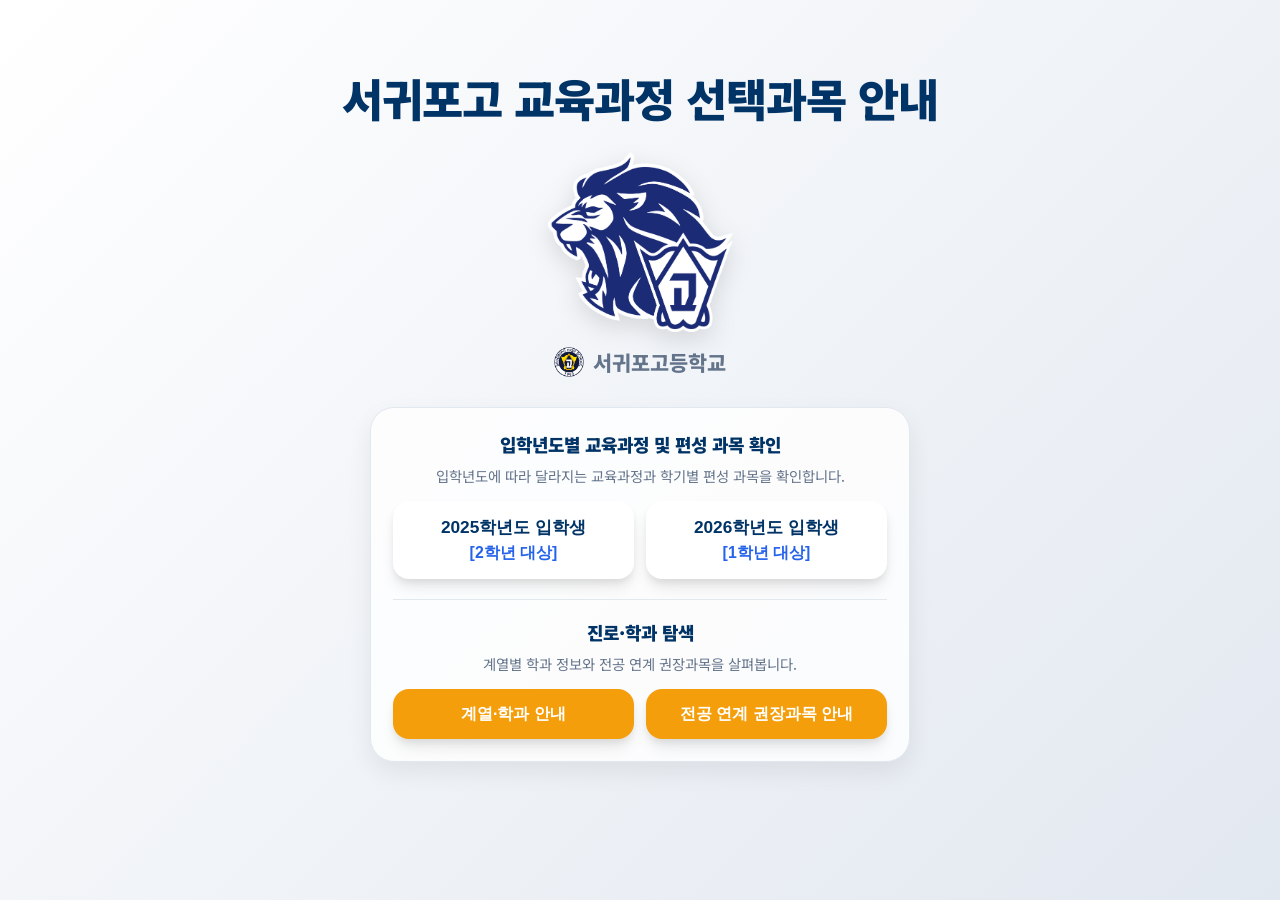
<file: index.html>
<!DOCTYPE html>
<html lang="ko">
<head>
    <meta charset="UTF-8">
    <meta name="viewport" content="width=device-width, initial-scale=1.0, maximum-scale=1.0, user-scalable=no">

    <title>서귀포고 교육과정 선택과목 안내</title>

    <link rel="preconnect" href="https://fonts.googleapis.com">
    <link rel="preconnect" href="https://fonts.gstatic.com" crossorigin>
    <link href="https://fonts.googleapis.com/css2?family=Noto+Sans+KR:wght@400;500;700;900&display=swap" rel="stylesheet">

    <link rel="stylesheet" href="style.css">
</head>

<body>

<div id="intro-screen">
    <div class="intro-header">
        <h1 class="intro-title-main">
    서귀포고<br class="mobile-break"> 교육과정 선택과목 안내
</h1>
    </div>

    <img src="블라이언.png" alt="서귀포고등학교 마스코트" class="intro-mascot-main">

    <div class="intro-school-line">
        <img src="서고_교표.png" alt="교표" class="intro-logo-small">
        <span>서귀포고등학교</span>
    </div>

    <div class="intro-action-panel">
        <div class="intro-menu-title">입학년도별 교육과정 및 편성 과목 확인</div>
        <div class="intro-menu-desc">
            입학년도에 따라 달라지는 교육과정과 학기별 편성 과목을 확인합니다.
        </div>

        <div class="year-btn-row">
            <button class="year-btn compact-btn" onclick="startApp(2025)">
    2025학년도 입학생<br>
    <span class="grade-label">[2학년 대상]</span>
</button>

<button class="year-btn compact-btn" onclick="startApp(2026)">
    2026학년도 입학생<br>
    <span class="grade-label">[1학년 대상]</span>
</button>

        </div>

        <div class="intro-divider"></div>

        <div class="intro-menu-title">진로·학과 탐색</div>
        <div class="intro-menu-desc">
            계열별 학과 정보와 전공 연계 권장과목을 살펴봅니다.
        </div>

        <div class="career-btn-row">
            <button class="year-btn career-btn compact-career-btn" onclick="location.href='계열안내.html'">
                계열·학과 안내
            </button>

            <button class="year-btn career-btn compact-career-btn" onclick="location.href='권장과목안내.html'">
                전공 연계 권장과목 안내
            </button>
        </div>
    </div>
</div>

<div id="main-container">
    <div id="view-accordion" class="view-section active">
        <div class="top-nav">
            <div>
                <h1 class="nav-title" id="nav-year-title">학기별 편제표</h1>
                <p class="nav-subtitle">과목명을 클릭하면 상세 설명을 볼 수 있습니다.</p>
            </div>

            <div class="nav-btns">
                <button class="btn-action home" onclick="goHome()">🏠 처음으로</button>
            </div>
        </div>

        <div id="accordion-container"></div>
    </div>

    <div id="view-detail" class="view-section"></div>
</div>

<script src="data.js"></script>
<script src="script.js"></script>

</body>
</html>
</file>
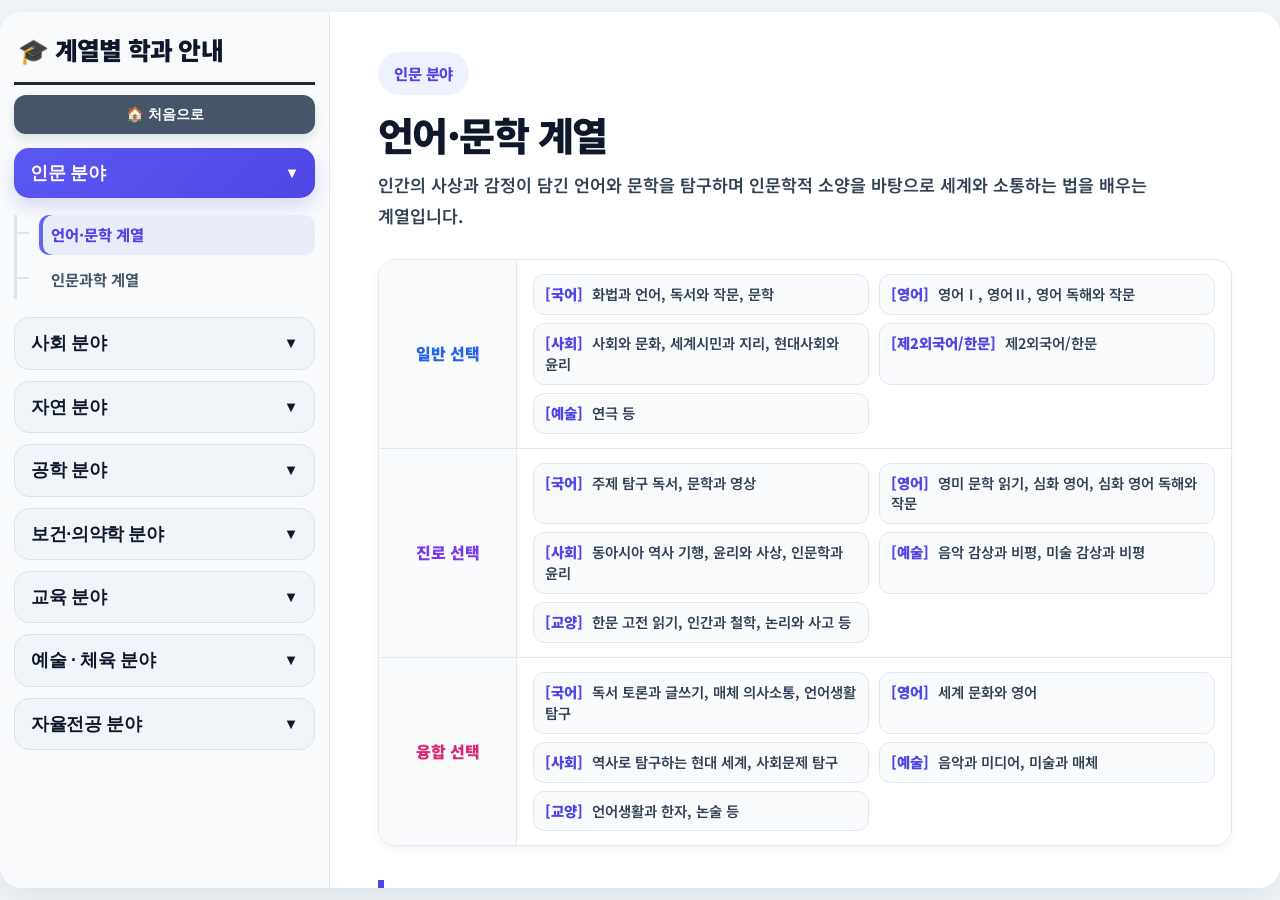
<file: 계열안내.html>
<!DOCTYPE html>
<html lang="ko">
<head>
    <meta charset="UTF-8">
    <meta name="viewport" content="width=device-width, initial-scale=1.0">
    <title>2022 개정 교육과정 계열별 학과 안내</title>

    <link rel="preconnect" href="https://fonts.googleapis.com">
    <link rel="preconnect" href="https://fonts.gstatic.com" crossorigin>
    <link href="https://fonts.googleapis.com/css2?family=Noto+Sans+KR:wght@400;500;700;900&display=swap" rel="stylesheet">

    <link rel="stylesheet" href="계열안내_style.css">
</head>
<body>

<div class="container">
    <aside class="sidebar">
        <div class="sidebar-top">
            <h3>🎓 계열별 학과 안내</h3>
            <button class="back-home-btn" onclick="location.href='index.html'">
                처음으로
            </button>
        </div>

        <div id="accordionMenu"></div>
    </aside>

    <main class="main-content" id="mainContent"></main>
</div>

<div id="majorModal" class="modal-overlay" onclick="if(event.target === this) closeMajorModal()">
    <div class="modal-content">
        <button class="modal-close" onclick="closeMajorModal()">✕</button>
        <div id="modalBody"></div>
    </div>
</div>

<script src="계열안내_categoryData.js"></script>
<script src="계열안내_majorData.js"></script>
<script src="계열안내_app.js"></script>
</body>
</html>
</file>
<file: style.css>
:root {
    --primary-color: #003366; 
    --secondary-color: #1e40af;
    --accent-color: #f59e0b;
    --text-color: #1e293b;
    --bg-color: #f1f5f9;
    --border-color: #cbd5e1;
}

* {
    box-sizing: border-box;
    margin: 0;
    padding: 0;
}

body { 
    font-family: 'Noto Sans KR', sans-serif; 
    background-color: var(--bg-color); 
    color: var(--text-color); 
    line-height: 1.6; 
    overflow-x: hidden;
}

/* =========================================
   인트로 화면
   ========================================= */

#intro-screen {
    position: fixed; 
    top: 0; 
    left: 0; 
    width: 100%; 
    height: 100vh;
    background: linear-gradient(135deg, #ffffff 0%, #e2e8f0 100%);
    z-index: 1000; 
    display: flex; 
    flex-direction: column; 
    align-items: center; 
    justify-content: flex-start;
    padding: 72px 20px 24px 20px;
    overflow-y: auto;
    transition: transform 0.6s cubic-bezier(0.65, 0, 0.35, 1);
}

.intro-header {
    text-align: center;
    margin-bottom: 28px;
}

.intro-title-main {
    font-size: 2.8rem;
    font-weight: 900;
    color: var(--primary-color);
    letter-spacing: -1px;
    line-height: 1.15;
    margin-bottom: 0;
    word-break: keep-all;
}

.mobile-break {
    display: none;
}

.intro-mascot-main {
    width: 185px;
    margin: 0 0 14px 0;
    filter: drop-shadow(0 8px 12px rgba(0,0,0,0.12));
}

.intro-school-line {
    display: inline-flex;
    align-items: center;
    justify-content: center;
    gap: 9px;
    color: #64748b;
    font-size: 1.3rem;
    font-weight: 800;
    margin-bottom: 28px;
}

.intro-logo-small {
    height: 30px;
}

.intro-action-panel {
    width: 100%;
    max-width: 540px;
    padding: 22px;
    background: rgba(255, 255, 255, 0.82);
    border: 1px solid #e2e8f0;
    border-radius: 24px;
    box-shadow: 0 10px 24px rgba(0,0,0,0.07);
}

.intro-menu-title {
    font-size: 1.12rem;
    font-weight: 900;
    color: var(--primary-color);
    text-align: center;
    margin-bottom: 5px;
    word-break: keep-all;
}

.intro-menu-desc {
    font-size: 0.9rem;
    color: #64748b;
    text-align: center;
    margin-bottom: 14px;
    word-break: keep-all;
}

/* 입학년도 버튼 2개 */
.year-btn-row {
    display: grid;
    grid-template-columns: 1fr 1fr;
    gap: 12px;
}

.year-btn {
    padding: 20px 40px;
    font-size: 1.4rem;
    font-weight: 700;
    border: none;
    border-radius: 20px;
    background: white;
    color: var(--primary-color);
    box-shadow: 0 4px 6px rgba(0,0,0,0.05), 0 10px 15px -3px rgba(0,0,0,0.1);
    cursor: pointer;
    transition: all 0.3s;
    display: flex;
    align-items: center;
    justify-content: center;
    gap: 10px;
    word-break: keep-all;
}

.year-btn:hover {
    transform: translateY(-5px);
    background: var(--primary-color);
    color: white;
}

.compact-btn {
    width: 100%;
    padding: 15px 12px;
    font-size: 1.08rem;
    border-radius: 16px;
}

.intro-divider {
    height: 1px;
    background: #e2e8f0;
    margin: 20px 0 18px 0;
}

/* 진로·학과 탐색 버튼 2개 */
.career-btn-row {
    display: grid;
    grid-template-columns: 1fr 1fr;
    gap: 12px;
}

.compact-career-btn {
    width: 100%;
    min-width: 0;
    padding: 15px 10px;
    font-size: 1rem;
    border-radius: 16px;
    line-height: 1.25;
    white-space: normal;
    word-break: keep-all;
}

.year-btn.career-btn {
    background: #f59e0b;
    color: white;
}

.year-btn.career-btn:hover {
    background: #d97706;
    color: white;
}

/* =========================================
   메인 레이아웃
   ========================================= */

#main-container { 
    max-width: 1400px; 
    margin: 30px auto; 
    min-height: 90vh; 
    display: none; 
    flex-direction: column; 
    opacity: 0; 
    transition: opacity 0.5s; 
}

.view-section { 
    display: none; 
    padding: 40px 30px; 
    animation: fadeIn 0.4s ease-out; 
    background: #fff; 
    border-radius: 20px; 
    box-shadow: 0 10px 30px rgba(0, 0, 0, 0.05); 
}

.view-section.active { 
    display: block; 
}

@keyframes fadeIn { 
    from {
        opacity: 0;
        transform: translateY(10px);
    } 
    to {
        opacity: 1;
        transform: translateY(0);
    } 
}

.top-nav { 
    display: flex; 
    justify-content: space-between; 
    align-items: flex-start; 
    padding-bottom: 20px; 
    border-bottom: 3px solid var(--primary-color); 
    margin-bottom: 30px; 
    gap: 20px;
}

.nav-title { 
    font-size: 2.8rem; 
    font-weight: 900; 
    color: var(--primary-color); 
    margin: 0; 
    letter-spacing: -1.5px; 
    line-height: 1.1; 
}

.nav-subtitle { 
    color: #64748b; 
    margin-top: 8px; 
    font-weight: 600; 
    font-size: 1.1rem; 
}

.nav-btns { 
    display: flex; 
    gap: 10px; 
    flex-wrap: wrap; 
    justify-content: flex-end; 
}

.btn-action { 
    padding: 14px 28px; 
    border-radius: 15px; 
    font-weight: 800; 
    cursor: pointer; 
    color: white; 
    border: none; 
    transition: all 0.2s; 
    font-size: 1.05rem; 
    display: flex; 
    align-items: center; 
    gap: 8px; 
    box-shadow: 0 4px 10px rgba(0,0,0,0.1); 
}

.btn-action.home { 
    background-color: #475569; 
}

.btn-action:hover { 
    transform: translateY(-3px); 
    filter: brightness(1.1); 
}

/* =========================================
   보기 전환 버튼
   ========================================= */

.view-mode-box {
    display: flex;
    gap: 12px;
    margin-bottom: 25px;
    padding: 16px;
    background: #f8fafc;
    border: 1px solid #e2e8f0;
    border-radius: 18px;
    flex-wrap: wrap;
}

.view-mode-btn {
    flex: 1;
    min-width: 180px;
    padding: 16px 20px;
    border: 2px solid #cbd5e1;
    border-radius: 14px;
    background: white;
    color: #334155;
    font-size: 1.05rem;
    font-weight: 900;
    cursor: pointer;
    transition: all 0.2s;
}

.view-mode-btn:hover {
    transform: translateY(-2px);
    border-color: var(--primary-color);
    color: var(--primary-color);
}

.view-mode-btn.active {
    background: var(--primary-color);
    color: white;
    border-color: var(--primary-color);
    box-shadow: 0 6px 14px rgba(0, 51, 102, 0.2);
}

/* =========================================
   학기 버튼
   ========================================= */

.semester-tabs {
    display: grid;
    grid-template-columns: repeat(6, 1fr);
    gap: 10px;
    margin-bottom: 25px;
}

.semester-tab {
    padding: 13px 10px;
    border: 1px solid #cbd5e1;
    border-radius: 14px;
    background: #ffffff;
    color: #334155;
    font-size: 0.95rem;
    font-weight: 800;
    cursor: pointer;
    transition: all 0.2s;
}

.semester-tab:hover {
    background: #eff6ff;
    color: #1d4ed8;
    border-color: #93c5fd;
}

.semester-tab.active {
    background: #1d4ed8;
    color: white;
    border-color: #1d4ed8;
    box-shadow: 0 5px 12px rgba(29, 78, 216, 0.25);
}

/* =========================================
   교과군 버튼
   ========================================= */

.subject-group-tabs {
    display: grid;
    grid-template-columns: repeat(10, 1fr);
    gap: 10px;
    margin-bottom: 25px;
}

.subject-group-tab {
    padding: 12px 8px;
    border: 1px solid #cbd5e1;
    border-radius: 14px;
    background: #ffffff;
    color: #334155;
    font-size: 0.9rem;
    font-weight: 800;
    cursor: pointer;
    transition: all 0.2s;
}

.subject-group-tab:hover {
    background: #fffbeb;
    color: #b45309;
    border-color: #fcd34d;
}

.subject-group-tab.active {
    background: #f59e0b;
    color: white;
    border-color: #f59e0b;
    box-shadow: 0 5px 12px rgba(245, 158, 11, 0.25);
}

/* =========================================
   선택된 보기 제목
   ========================================= */

.selected-view-title {
    margin: 20px 0 25px 0;
    padding: 22px 24px;
    background: linear-gradient(135deg, #f8fafc 0%, #eef2ff 100%);
    border-left: 7px solid var(--primary-color);
    border-radius: 18px;
}

.selected-view-title h2 {
    margin: 0;
    color: var(--primary-color);
    font-size: 1.65rem;
    font-weight: 900;
}

.selected-view-title p {
    margin-top: 8px;
    color: #64748b;
    font-size: 0.95rem;
    font-weight: 600;
}

/* =========================================
   편제표 및 표 스타일
   ========================================= */

.subject-group { 
    margin-bottom: 25px; 
    border-radius: 12px; 
    overflow: hidden; 
    border: 2px solid; 
    background: #fff; 
}

.group-mandatory { 
    border-color: #bfdbfe; 
}

.group-mandatory .group-title { 
    background-color: #eff6ff; 
    color: #1d4ed8; 
    padding: 15px 20px; 
    font-weight: 800; 
    border-bottom: 2px solid #bfdbfe; 
    font-size: 1.05rem; 
}

.group-elective { 
    border-color: #fde68a; 
}

.group-elective .group-title { 
    background-color: #fffbeb; 
    color: #b45309; 
    padding: 15px 20px; 
    font-weight: 800; 
    border-bottom: 2px solid #fde68a; 
    font-size: 1.05rem; 
}

.rule-desc-header { 
    padding: 14px 18px; 
    font-weight: 600; 
    color: #92400e; 
    background: #fffbeb; 
    border-bottom: 1px solid #fde68a; 
    font-size: 0.9rem; 
    line-height: 1.5;
}

.rule-block-vertical {
    margin-bottom: 18px;
}

.inner-table { 
    width: 100%; 
    border-collapse: collapse; 
    background: #fff; 
    table-layout: fixed; 
}

.inner-table th, 
.inner-table td { 
    border: 1px solid #e2e8f0; 
    padding: 10px 7px; 
    text-align: center; 
    font-size: 0.88rem; 
    word-break: keep-all; 
}

.inner-table th { 
    background-color: #f8fafc; 
    font-weight: 800; 
    color: #475569; 
}

/* =========================================
   과목명 버튼 + 과목 비고
   ========================================= */

.subject-name-cell {
    text-align: center !important;
    padding-left: 7px !important;
    padding-right: 7px !important;
}

.subject-name-wrap {
    display: flex !important;
    align-items: center;
    justify-content: center;
    width: 100% !important;
    max-width: 100%;
    gap: 6px;
    flex-wrap: nowrap;
}

.inner-sub-btn,
.subject-name-fixed { 
    background: #eff6ff; 
    border: 1px solid #bfdbfe; 
    color: #1d4ed8; 
    font-weight: 800; 
    cursor: pointer; 
    padding: 6px 8px; 
    border-radius: 8px; 
    width: 170px;
    min-width: 170px;
    max-width: 170px;
    min-height: 34px;
    display: inline-flex !important;
    flex-direction: column;
    align-items: center;
    justify-content: center;
    text-align: center; 
    font-size: 0.84rem;
    line-height: 1.25;
    vertical-align: middle;
    white-space: normal;
    word-break: keep-all;
}

.group-view-table td:first-child .inner-sub-btn,
.group-view-table td:first-child .subject-name-fixed {
    width: 190px !important;
    min-width: 190px !important;
    max-width: 190px !important;
}

.inner-sub-btn:hover { 
    background: #1d4ed8; 
    color: #fff; 
}

.subject-title-text {
    display: block;
}

.subject-note-in-btn {
    display: inline-block;
    margin-top: 3px;
    padding: 1px 6px;
    border-radius: 6px;
    background: rgba(255,255,255,0.75);
    color: #1e40af;
    font-size: 0.62rem;
    font-weight: 900;
    line-height: 1.2;
}

.inner-sub-btn:hover .subject-note-in-btn {
    background: rgba(255,255,255,0.95);
    color: #1e3a8a;
}

.subject-swap-mark {
    display: inline-flex;
    align-items: center;
    justify-content: center;
    color: #64748b;
    font-weight: 900;
    font-size: 0.9rem;
    flex-shrink: 0;
}

.subject-note-badge {
    display: none !important;
}

/* =========================================
   교과군별 보기 표
   ========================================= */

.group-view-table th,
.group-view-table td {
    font-size: 0.84rem;
}

.placement-badge {
    display: inline-block;
    padding: 5px 9px;
    border-radius: 999px;
    font-size: 0.78rem;
    font-weight: 900;
    white-space: nowrap;
}

.placement-badge.mandatory {
    background: #dbeafe;
    color: #1d4ed8;
    border: 1px solid #93c5fd;
}

.placement-badge.elective {
    background: #fef3c7;
    color: #b45309;
    border: 1px solid #fcd34d;
}

.empty-message {
    padding: 20px;
    color: #64748b;
    font-weight: 700;
    background: #f8fafc;
    border: 1px dashed #cbd5e1;
    border-radius: 12px;
}

/* =========================================
   상세 페이지
   ========================================= */

.detail-layout { 
    display: flex; 
    gap: 30px; 
}

.detail-main { 
    flex: 1; 
}

.detail-side { 
    width: 360px; 
    flex-shrink: 0; 
    display: flex; 
    flex-direction: column; 
    gap: 20px;
}

.subject-badge { 
    display: inline-block; 
    padding: 6px 14px; 
    background: #1e293b; 
    color: #fff; 
    border-radius: 20px; 
    font-size: 0.85rem; 
    font-weight: 700; 
    margin-bottom: 10px; 
}

.detail-title { 
    font-size: 3rem; 
    font-weight: 900; 
    color: var(--primary-color); 
    margin: 0; 
    letter-spacing: -2px; 
    line-height: 1; 
}

.section-title { 
    font-size: 1.4rem; 
    font-weight: 800; 
    margin: 20px 0 12px 0; 
    padding-bottom: 10px; 
    border-bottom: 3px solid var(--primary-color); 
    color: #0f172a; 
    display: flex; 
    align-items: center; 
    gap: 10px; 
}

.section-desc { 
    font-size: 1.05rem; 
    color: #334155; 
    background: #f8fafc; 
    padding: 22px 25px; 
    border-radius: 15px; 
    border-left: 6px solid var(--primary-color); 
    box-shadow: inset 0 2px 4px rgba(0,0,0,0.02);
}

.content-box { 
    padding: 22px 25px; 
    border-radius: 15px; 
    border: 1px solid var(--border-color); 
    margin-bottom: 18px; 
    background: #fff; 
}

.content-box.blue { 
    border-left: 6px solid #3b82f6; 
} 

.content-box.green { 
    border-left: 6px solid #10b981; 
} 

.content-box.yellow { 
    border-left: 6px solid #f59e0b; 
}

.content-box h4 { 
    font-size: 1.12rem; 
    font-weight: 900; 
    margin: -22px -25px 18px -25px;
    padding: 16px 22px;
    color: var(--primary-color);
    background: #eff6ff;
    border-bottom: 1px solid #bfdbfe;
    border-radius: 15px 15px 0 0;
}

.content-list { 
    list-style: none; 
    padding: 0; 
    display: block;
}

.content-list li { 
    position: relative;
    font-size: 1rem; 
    color: #475569; 
    display: block;
    padding-left: 18px;
    margin-bottom: 8px;
    line-height: 1.55;
}

.content-list li::before {
    content: "•";
    position: absolute;
    left: 0;
    top: 0;
    color: #2563eb;
    font-weight: 900;
}

.eval-box,
.career-box {
    background: white; 
    border: 1px solid #e2e8f0; 
    border-radius: 16px; 
    padding: 22px; 
    box-shadow: 0 4px 10px rgba(0,0,0,0.03);
}

.side-card-title,
.career-box h4 {
    display: block;
    text-align: left;
    background: #f8fafc;
    border: 1px solid #dbeafe;
    border-left: 5px solid #1d4ed8;
    border-radius: 10px;
    padding: 9px 12px;
    color: #1d4ed8;
    font-size: 0.98rem;
    font-weight: 900;
    margin-bottom: 12px;
}

.career-box h4:nth-of-type(2) {
    margin-top: 24px;
}

.eval-chip-row {
    display: flex;
    justify-content: flex-start;
    align-items: center;
    gap: 10px;
    flex-wrap: wrap;
}

.eval-chip {
    display: inline-flex;
    align-items: center;
    justify-content: center;
    border-radius: 8px;
    padding: 9px 13px;
    font-size: 0.9rem;
    font-weight: 900;
    min-width: 105px;
    text-align: center;
    line-height: 1.2;
}

.eval-chip.included {
    background: #fee2e2;
    color: #991b1b;
    border: 1px solid #fca5a5;
}

.eval-chip.excluded {
    background: #e2e8f0;
    color: #334155;
    border: 1px solid #cbd5e1;
}

.eval-chip.grade5 {
    background: #fff7ed;
    color: #c2410c;
    border: 1px solid #fdba74;
}

.eval-chip.grade3 {
    background: #ecfdf5;
    color: #047857;
    border: 1px solid #6ee7b7;
}

.eval-chip.norank {
    background: #fef9c3;
    color: #854d0e;
    border: 1px solid #fde047;
}

.eval-chip.pf {
    background: #f1f5f9;
    color: #475569;
    border: 1px solid #cbd5e1;
}

.eval-badge { 
    padding: 4px 8px; 
    border-radius: 7px; 
    font-weight: 800; 
    font-size: 0.78rem; 
    white-space: nowrap;
}

.eval-badge.pf { 
    background: #f1f5f9; 
    color: #475569; 
    border: 1px solid #cbd5e1;
}

.eval-badge.grade3 { 
    background: #d1fae5; 
    color: #065f46; 
    border: 1px solid #6ee7b7;
}

.eval-badge.grade5 { 
    background: #fee2e2; 
    color: #991b1b; 
    border: 1px solid #fca5a5;
}

.eval-badge.norank { 
    background: #fef9c3; 
    color: #854d0e; 
    border: 1px solid #fde047;
}

.career-tags {
    display: flex;
    flex-wrap: wrap;
    gap: 8px;
}

.career-tag {
    display: inline-block;
    padding: 6px 10px;
    background: #f1f5f9;
    border: none;
    color: #334155;
    border-radius: 9px;
    font-size: 0.84rem;
    font-weight: 700;
    line-height: 1.25;
    box-shadow: none;
}

.career-tag:hover {
    background: #e2e8f0;
}

.major-list {
    display: grid !important;
    grid-template-columns: 1fr 1fr;
    gap: 7px;
    list-style: none;
    padding: 10px !important;
    margin: 6px 0 0 0;
    background: #f8fafc;
    border: 1px solid #e2e8f0;
    border-radius: 12px;
}

.major-list li {
    padding: 9px 10px;
    background: #ffffff;
    border: 1px solid #cbd5e1;
    border-radius: 10px;
    color: #334155;
    font-size: 0.88rem;
    font-weight: 700;
    text-align: center;
    word-break: keep-all;
    line-height: 1.35;
    margin-bottom: 0 !important;
}

.major-list li.long-major {
    grid-column: 1 / -1;
}

/* =========================================
   태블릿 최적화
   ========================================= */

@media (max-width: 1024px) {
    .detail-layout { 
        flex-direction: column; 
    }

    .detail-side { 
        width: 100%; 
        order: -1; 
    }

    .top-nav { 
        flex-direction: column; 
        align-items: flex-start; 
        gap: 15px; 
    }

    .nav-title { 
        font-size: 2rem; 
    }

    .semester-tabs {
        grid-template-columns: repeat(3, 1fr);
    }

    .subject-group-tabs {
        grid-template-columns: repeat(5, 1fr);
    }
}

/* =========================================
   모바일 최적화
   ========================================= */

@media (max-width: 768px) {
    #intro-screen {
        padding: 38px 14px 18px 14px;
    }

    .intro-title-main {
        font-size: 2rem;
        line-height: 1.2;
    }

    .mobile-break {
        display: block;
    }

    .intro-header {
        margin-bottom: 18px;
    }

    .intro-mascot-main {
        width: 125px;
        margin: 0 0 10px 0;
    }

    .intro-school-line {
        font-size: 1.08rem;
        margin-bottom: 18px;
    }

    .intro-logo-small {
        height: 25px;
    }

    .intro-action-panel {
        max-width: 360px;
        padding: 16px;
        border-radius: 20px;
    }

    .intro-menu-title {
        font-size: 1rem;
    }

    .intro-menu-desc {
        font-size: 0.8rem;
        margin-bottom: 10px;
    }

    .year-btn-row {
        grid-template-columns: 1fr 1fr;
        gap: 8px;
    }

    .compact-btn {
        padding: 12px 6px;
        font-size: 0.84rem;
        line-height: 1.2;
        border-radius: 14px;
    }

    .career-btn-row {
        grid-template-columns: 1fr 1fr !important;
        gap: 8px;
    }

    .compact-career-btn {
        padding: 11px 5px;
        font-size: 0.78rem;
        border-radius: 13px;
        line-height: 1.18;
        letter-spacing: -0.03em;
    }

    .intro-divider {
        margin: 15px 0 13px 0;
    }

    #main-container {
        margin: 14px auto;
    }

    .view-section { 
        padding: 18px 8px; 
        border-radius: 14px;
        overflow-x: hidden;
    }

    .top-nav {
        padding-bottom: 12px;
        margin-bottom: 16px;
        gap: 10px;
    }

    .nav-title {
        font-size: 1.5rem;
    }

    .nav-subtitle {
        font-size: 0.88rem;
        margin-top: 4px;
    }

    .btn-action {
        width: auto !important;
        justify-content: center;
        padding: 10px 14px;
        font-size: 0.88rem;
        border-radius: 12px;
    }

    .view-mode-box {
        padding: 10px;
        gap: 8px;
        margin-bottom: 16px;
    }

    .view-mode-btn {
        min-width: 100%;
        padding: 12px;
        font-size: 0.92rem;
    }

    .semester-tabs {
        grid-template-columns: repeat(2, 1fr);
        gap: 8px;
        margin-bottom: 16px;
    }

    .semester-tab {
        padding: 10px 6px;
        font-size: 0.82rem;
        border-radius: 10px;
    }

    .subject-group-tabs {
        grid-template-columns: repeat(2, 1fr);
        gap: 8px;
        margin-bottom: 16px;
    }

    .subject-group-tab {
        padding: 10px 6px;
        font-size: 0.82rem;
        border-radius: 10px;
    }

    .selected-view-title {
        padding: 14px 15px;
        margin: 14px 0 18px 0;
        border-radius: 14px;
    }

    .selected-view-title h2 {
        font-size: 1.15rem;
    }

    .selected-view-title p {
        font-size: 0.8rem;
        margin-top: 6px;
    }

    .subject-group {
        overflow-x: hidden;
    }

    .group-mandatory .group-title,
    .group-elective .group-title {
        padding: 12px 14px;
        font-size: 0.95rem;
    }

    .rule-desc-header {
        padding: 12px 14px;
        font-size: 0.82rem;
        line-height: 1.45;
    }

    .inner-table,
    .group-view-table {
        width: 100% !important;
        min-width: 0 !important;
        max-width: 100% !important;
        table-layout: fixed !important;
    }

    .inner-table th,
    .inner-table td,
    .group-view-table th,
    .group-view-table td {
        font-size: 0.66rem;
        padding: 7px 2px;
        word-break: keep-all;
    }

    .subject-name-cell {
        padding-left: 2px !important;
        padding-right: 2px !important;
    }

    .inner-sub-btn,
    .subject-name-fixed {
        width: 100% !important;
        min-width: 0 !important;
        max-width: 100% !important;
        min-height: 30px;
        padding: 5px 3px;
        font-size: 0.68rem;
        line-height: 1.15;
        border-radius: 7px;
    }

    .subject-note-in-btn {
        font-size: 0.54rem;
        padding: 1px 4px;
        margin-top: 2px;
    }

    .subject-name-wrap {
        width: 100% !important;
        display: flex !important;
        justify-content: center;
        align-items: center;
        gap: 3px;
    }

    .subject-swap-mark {
        font-size: 0.75rem;
    }

    .placement-badge {
        font-size: 0.64rem;
        padding: 3px 5px;
    }

    .eval-badge {
        font-size: 0.62rem;
        padding: 4px 4px;
        border-radius: 7px;
        white-space: nowrap;
    }

    .detail-layout {
        flex-direction: column;
        gap: 14px;
    }

    .detail-side {
        width: 100%;
        order: -1;
        gap: 12px;
    }

    .detail-card .top-nav {
        flex-direction: row; 
        align-items: flex-start; 
        justify-content: space-between;
        gap: 10px;
        padding-bottom: 12px !important;
        margin-bottom: 14px !important;
    }

    .subject-badge {
        font-size: 0.72rem;
        padding: 5px 10px;
        margin-bottom: 8px;
    }

    .detail-title { 
        font-size: 2.1rem; 
        letter-spacing: -1px;
    }

    .detail-card .btn-action.home { 
        width: auto; 
        padding: 9px 12px;
        font-size: 0.82rem;
        border-radius: 10px;
        margin-left: auto;
    }

    .section-title {
        font-size: 1.1rem;
        margin: 14px 0 8px 0;
        padding-bottom: 8px;
    }

    .section-desc {
        font-size: 0.92rem;
        padding: 16px 14px;
        border-radius: 12px;
    }

    .content-box {
        padding: 14px 14px 12px;
        margin-bottom: 12px;
        border-radius: 12px;
    }

    .content-box h4 {
        margin: -14px -14px 12px -14px;
        padding: 12px 14px;
        font-size: 1rem;
    }

    .content-list li {
        font-size: 0.92rem;
        margin-bottom: 6px;
        padding-left: 14px;
    }

    .eval-box,
    .career-box {
        padding: 14px !important;
        border-radius: 14px !important;
    }

    .side-card-title,
    .career-box h4 {
        padding: 9px 10px;
        font-size: 0.9rem;
        margin-bottom: 10px;
        border-radius: 10px;
    }

    .career-box h4:nth-of-type(2) {
        margin-top: 14px;
    }

    .eval-chip-row {
        gap: 8px;
        justify-content: flex-start;
    }

    .eval-chip {
        min-width: auto;
        font-size: 0.78rem;
        padding: 8px 10px;
        border-radius: 8px;
    }

    .career-tags {
        gap: 6px;
        padding: 0;
    }

    .career-tag {
        padding: 7px 10px;
        font-size: 0.8rem;
        border-radius: 9px;
        font-weight: 700;
        line-height: 1.2;
    }

    .major-list {
        grid-template-columns: 1fr 1fr !important;
        gap: 6px;
        padding: 8px !important;
    }

    .major-list li {
        font-size: 0.78rem;
        padding: 8px 6px;
        border-radius: 8px;
    }

    .major-list li.long-major {
        grid-column: 1 / -1;
    }
}

/* =========================================
   과목명 버튼 안의 고시외/과학계열/전문교과 표시 재정리
   ========================================= */

.inner-sub-btn,
.subject-name-fixed {
    flex-direction: row !important;
    flex-wrap: wrap !important;
    column-gap: 6px;
    row-gap: 3px;
}

.subject-title-text {
    display: inline !important;
    width: auto !important;
    max-width: 100%;
    text-align: center;
    line-height: 1.2;
}

.subject-note-in-btn {
    display: inline-flex !important;
    align-items: center;
    justify-content: center;
    margin-top: 0 !important;
    padding: 2px 7px;
    border-radius: 999px;
    background: #fff7ed !important;
    color: #c2410c !important;
    border: 1px solid #fdba74;
    font-size: 0.66rem;
    font-weight: 900;
    line-height: 1.2;
    white-space: nowrap;
    flex-shrink: 0;
}

.inner-sub-btn:hover .subject-note-in-btn {
    background: #fff7ed !important;
    color: #c2410c !important;
    border-color: #fdba74;
}

@media (max-width: 768px) {
    .inner-sub-btn,
    .subject-name-fixed {
        flex-direction: row !important;
        flex-wrap: wrap !important;
        column-gap: 4px;
        row-gap: 2px;
    }

    .subject-title-text {
        display: inline !important;
        width: auto !important;
        max-width: 100%;
        line-height: 1.15;
    }

    .subject-note-in-btn {
        font-size: 0.54rem !important;
        padding: 1px 5px !important;
        border-radius: 999px;
        margin-top: 0 !important;
    }
}

/* =========================
   모바일용: 상단 전환 버튼 + 교과 버튼 압축
   ========================= */

@media (max-width: 768px) {
    .view-toggle-wrap {
        display: grid;
        grid-template-columns: 1fr 1fr;
        gap: 10px;
        margin-bottom: 14px;
    }

    .view-toggle-btn {
        display: flex;
        align-items: center;
        justify-content: center;
        height: 54px;
        padding: 0 12px;
        border-radius: 16px;
        font-size: 1rem;
        font-weight: 800;
        line-height: 1.2;
        text-align: center;
        white-space: nowrap;
    }

    .subject-grid {
        display: grid;
        grid-template-columns: 1fr 1fr;
        gap: 10px;
        margin-top: 8px;
    }

    .subject-btn {
        display: flex;
        align-items: center;
        justify-content: center;
        min-height: 54px;
        padding: 8px 8px;
        border-radius: 16px;
        font-size: 1rem;
        font-weight: 800;
        line-height: 1.2;
        text-align: center;
        word-break: keep-all;
    }

    .toggle-section,
    .subject-section,
    .page-section {
        margin-bottom: 14px;
    }

    .section-box {
        padding: 14px 12px;
        border-radius: 18px;
    }
}
.year-btn.compact-btn {
    display: block !important;
    text-align: center;
    line-height: 1.35;
    white-space: normal;
}

.grade-label {
    display: inline-block;
    margin-top: 3px;
    color: #2563eb;
    font-size: 0.92em;
    font-weight: 900;
}
</file>
<file: 계열안내_style.css>
:root {
  --primary: #4f46e5;
  --primary-dark: #4338ca;
  --primary-light: #eef2ff;
  --text-main: #0f172a;
  --text-sub: #475569;
  --bg-main: #f1f5f9;
  --bg-soft: #f8fafc;
  --border: #e2e8f0;
  --white: #ffffff;
  --shadow-soft: 0 10px 30px rgba(15, 23, 42, 0.08);
  --shadow-card: 0 4px 10px rgba(15, 23, 42, 0.05);
}

* {
  box-sizing: border-box;
}

body {
  margin: 0;
  font-family: "Noto Sans KR", sans-serif;
  background: var(--bg-main);
  color: var(--text-main);
  line-height: 1.6;
  overflow: hidden;
}

.container {
  display: flex;
  width: 100%;
  max-width: 1600px;
  height: calc(100vh - 24px);
  margin: 12px auto;
  background: var(--white);
  border-radius: 22px;
  overflow: hidden;
  box-shadow: var(--shadow-soft);
}

/* =========================
   왼쪽 사이드바
========================= */
.sidebar {
  width: 360px;
  min-width: 320px;
  background: var(--bg-soft);
  border-right: 1px solid var(--border);
  padding: 22px 16px 28px;
  overflow-y: auto;
}

.sidebar h3 {
  display: flex;
  align-items: center;
  gap: 10px;
  margin: 0 0 22px 0;
  padding: 0 4px 16px;
  font-size: 1.85rem;
  font-weight: 900;
  color: var(--text-main);
  border-bottom: 3px solid #1f2937;
  letter-spacing: -0.03em;
}

/* 아코디언 */
.accordion-item {
  margin-bottom: 16px;
}

.accordion-header {
  width: 100%;
  border: none;
  outline: none;
  cursor: pointer;
  border-radius: 18px;
  padding: 18px 20px;
  background: linear-gradient(135deg, #5b57f2, #4f46e5);
  color: var(--white);
  display: flex;
  align-items: center;
  justify-content: space-between;
  font-size: 1.35rem;
  font-weight: 800;
  box-shadow: 0 8px 18px rgba(79, 70, 229, 0.18);
  transition: all 0.2s ease;
  letter-spacing: -0.02em;
}

.accordion-header:hover {
  transform: translateY(-1px);
}

.accordion-header.active {
  background: linear-gradient(135deg, #5b57f2, #4f46e5);
  color: #fff;
}

.accordion-header span:last-child {
  font-size: 1.05rem;
  font-weight: 900;
}

/* 닫힌 상태 */
.accordion-item:not(:has(.accordion-content.open)) .accordion-header {
  background: #f1f5f9;
  color: var(--text-main);
  border: 1px solid #dbe3ee;
  box-shadow: none;
}

/* 아코디언 내용 */
.accordion-content {
  display: none;
  margin-top: 12px;
  padding: 4px 0 2px 0;
}

.accordion-content.open {
  display: block;
}

.accordion-content ul {
  list-style: none;
  margin: 0;
  padding: 0 0 0 28px;
  border-left: 3px solid #dbe3ee;
}

/* 가지 구조 */
.accordion-content li {
  position: relative;
  margin: 8px 0;
}

.accordion-content li::before {
  content: "";
  position: absolute;
  left: -28px;
  top: 21px;
  width: 16px;
  height: 3px;
  background: #dbe3ee;
  border-radius: 999px;
}

/* 계열 버튼 */
.tab-btn {
  display: block;
  width: 100%;
  padding: 14px 15px;
  text-decoration: none;
  color: #475569;
  font-size: 1.14rem;
  font-weight: 700;
  line-height: 1.35;
  border-radius: 12px;
  background: transparent;
  cursor: pointer;
  transition: all 0.18s ease;
}

.tab-btn:hover {
  background: var(--primary-light);
  color: var(--primary-dark);
}

.tab-btn.active {
  background: #e9edf9;
  color: var(--primary);
  font-weight: 800;
  box-shadow: inset 4px 0 0 #6366f1;
}

/* =========================
   오른쪽 메인 본문
========================= */
.main-content {
  flex: 1;
  padding: 40px 48px;
  overflow-y: auto;
  background: var(--white);
}

.view-wrapper {
  display: none;
}

.view-wrapper.active {
  display: block;
  animation: fadeIn 0.28s ease;
}

@keyframes fadeIn {
  from {
    opacity: 0;
    transform: translateY(8px);
  }
  to {
    opacity: 1;
    transform: translateY(0);
  }
}

/* 분야 배지 */
.field-badge {
  display: inline-flex;
  align-items: center;
  width: fit-content;
  padding: 9px 16px;
  margin-bottom: 16px;
  border-radius: 999px;
  background: var(--primary-light);
  color: var(--primary);
  font-size: 0.96rem;
  font-weight: 800;
  letter-spacing: -0.01em;
}

/* 계열 제목 */
.category-title {
  margin: 0 0 12px 0;
  font-size: 2.45rem;
  font-weight: 900;
  line-height: 1.18;
  letter-spacing: -0.04em;
  color: var(--text-main);
}

/* 설명 */
.category-desc {
  max-width: 980px;
  margin: 0 0 28px 0;
  font-size: 1.08rem;
  font-weight: 600;
  line-height: 1.8;
  color: #334155;
  word-break: keep-all;
}

/* =========================
   공통 표
========================= */
.common-sub-table {
  border: 1px solid var(--border);
  border-radius: 18px;
  overflow: hidden;
  margin-bottom: 34px;
  background: #fff;
  box-shadow: var(--shadow-card);
}

.sub-row {
  display: flex;
  border-bottom: 1px solid var(--border);
}

.sub-row:last-child {
  border-bottom: none;
}

.sub-label {
  width: 138px;
  flex-shrink: 0;
  padding: 22px 14px;
  border-right: 1px solid var(--border);
  background: var(--bg-soft);
  display: flex;
  align-items: center;
  justify-content: center;
  font-size: 1rem;
  font-weight: 900;
  text-align: center;
}

.sub-label.gen {
  color: #2563eb;
}

.sub-label.car {
  color: #7c3aed;
}

.sub-label.fus {
  color: #db2777;
}

.subject-items {
  flex: 1;
  padding: 22px 22px;
  font-size: 1rem;
  color: #334155;
  line-height: 1.75;
}

/* =========================
   관련 학과
========================= */
.major-section-title {
  margin: 12px 0 18px 0;
  padding-left: 14px;
  border-left: 6px solid var(--primary);
  font-size: 1.38rem;
  font-weight: 900;
  color: var(--text-main);
  letter-spacing: -0.02em;
}

.major-grid {
  display: grid;
  grid-template-columns: repeat(auto-fill, minmax(185px, 1fr));
  gap: 14px;
  margin-bottom: 40px;
}

.major-card {
  min-height: 78px;
  display: flex;
  align-items: center;
  justify-content: center;
  padding: 18px 16px;
  border: 2px solid var(--border);
  border-radius: 16px;
  background: var(--white);
  font-size: 1rem;
  font-weight: 800;
  color: #334155;
  text-align: center;
  line-height: 1.45;
  cursor: pointer;
  transition: all 0.2s ease;
  box-shadow: var(--shadow-card);
}

.major-card:hover {
  border-color: var(--primary);
  color: var(--primary);
  transform: translateY(-3px);
  box-shadow: 0 12px 24px rgba(79, 70, 229, 0.12);
}

/* =========================
   모달
========================= */
.modal-overlay {
  visibility: hidden;
  opacity: 0;
  position: fixed;
  inset: 0;
  z-index: 1000;
  background: rgba(15, 23, 42, 0.72);
  display: flex;
  align-items: center;
  justify-content: center;
  transition: all 0.25s ease;
}

.modal-overlay.show {
  visibility: visible;
  opacity: 1;
}

.modal-content {
  position: relative;
  width: 92%;
  max-width: 960px;
  max-height: 88vh;
  padding: 44px 42px 38px;
  border-radius: 24px;
  background: var(--white);
  overflow-y: auto;
  box-shadow: 0 20px 60px rgba(15, 23, 42, 0.2);
}

.modal-close {
  position: absolute;
  top: 18px;
  right: 20px;
  width: 44px;
  height: 44px;
  border: none;
  border-radius: 999px;
  background: #f1f5f9;
  color: #334155;
  font-size: 1.3rem;
  cursor: pointer;
  transition: all 0.2s ease;
}

.modal-close:hover {
  background: #e2e8f0;
  transform: rotate(90deg);
}

.modal-title {
  margin: 0 0 22px 0;
  padding-bottom: 14px;
  border-bottom: 2px solid #f1f5f9;
  font-size: 2.15rem;
  font-weight: 900;
  line-height: 1.2;
  letter-spacing: -0.04em;
  color: var(--primary);
}

.modal-desc-box {
  margin-bottom: 30px;
  padding: 20px 22px;
  background: var(--primary-light);
  border-left: 8px solid var(--primary);
  border-radius: 18px;
  font-size: 1.06rem;
  font-weight: 700;
  line-height: 1.85;
  color: #334155;
}

.detail-h5 {
  margin: 28px 0 14px;
  padding-left: 14px;
  border-left: 5px solid var(--primary);
  font-size: 1.12rem;
  font-weight: 900;
  color: var(--text-main);
}

.bullet-list {
  margin: 0 0 12px 0;
  padding-left: 48px;
  color: #334155;
  font-size: 1rem;
  font-weight: 600;
  line-height: 1.8;
}

.info-grid {
  display: grid;
  grid-template-columns: 1fr 1fr;
  gap: 14px;
  margin-top: 12px;
}

.info-card {
  padding: 20px;
  border: 1px solid var(--border);
  border-radius: 16px;
  background: var(--white);
}

.info-card strong {
  display: block;
  margin-bottom: 10px;
  color: var(--text-main);
  font-size: 1rem;
}

.info-card p {
  margin: 0;
  color: #475569;
  font-size: 0.98rem;
  font-weight: 600;
  line-height: 1.8;
  word-break: keep-all;
}

/* =========================
   반응형
========================= */
@media (max-width: 1100px) {
  .container {
    margin: 0;
    width: 100%;
    max-width: none;
    height: 100vh;
    border-radius: 0;
  }

  .sidebar {
    width: 320px;
    min-width: 300px;
  }

  .main-content {
    padding: 32px 28px;
  }

  .category-title {
    font-size: 2.1rem;
  }
}

@media (max-width: 900px) {
  body {
    overflow: auto;
  }

  .container {
    flex-direction: column;
    height: auto;
    min-height: 100vh;
  }

  .sidebar {
    width: 100%;
    min-width: auto;
    border-right: none;
    border-bottom: 1px solid var(--border);
  }

  .sidebar h3 {
    font-size: 1.55rem;
  }

  .accordion-header {
    font-size: 1.12rem;
    padding: 16px 16px;
  }

  .tab-btn {
    font-size: 1rem;
    padding: 12px 14px;
  }

  .main-content {
    padding: 26px 18px 30px;
  }

  .sub-row {
    flex-direction: column;
  }

  .sub-label {
    width: 100%;
    border-right: none;
    border-bottom: 1px solid var(--border);
  }

  .info-grid {
    grid-template-columns: 1fr;
  }

  .modal-content {
    width: 96%;
    padding: 34px 18px 26px;
    border-radius: 18px;
  }

  .modal-title {
    font-size: 1.7rem;
  }
}
/* =========================
   모바일 왼쪽 사이드바 메뉴 축소
   ========================= */
@media (max-width: 900px) {

  .sidebar {
    padding: 14px 12px 16px !important;
  }

  .sidebar h3 {
    font-size: 1.18rem !important;
    margin-bottom: 12px !important;
    padding-bottom: 10px !important;
    gap: 6px !important;
  }

  .accordion-item {
    margin-bottom: 8px !important;
  }

  .accordion-header {
    font-size: 0.92rem !important;
    padding: 10px 12px !important;
    border-radius: 12px !important;
    line-height: 1.2 !important;
  }

  .accordion-header span:last-child {
    font-size: 0.82rem !important;
  }

  .accordion-content {
    margin-top: 6px !important;
    padding-top: 0 !important;
  }

  .accordion-content ul {
    padding-left: 18px !important;
    border-left-width: 2px !important;
  }

  .accordion-content li {
    margin: 4px 0 !important;
  }

  .accordion-content li::before {
    left: -18px !important;
    top: 16px !important;
    width: 10px !important;
    height: 2px !important;
  }

  .tab-btn {
    font-size: 0.82rem !important;
    padding: 7px 9px !important;
    border-radius: 9px !important;
    line-height: 1.25 !important;
  }
}
/* =========================
   PC 왼쪽 사이드바 메뉴 살짝 축소
   ========================= */
@media (min-width: 901px) {

  .sidebar {
    width: 330px !important;
    min-width: 300px !important;
    padding: 18px 14px 22px !important;
  }

  .sidebar h3 {
    font-size: 1.55rem !important;
    margin-bottom: 16px !important;
    padding-bottom: 12px !important;
  }

  .accordion-item {
    margin-bottom: 11px !important;
  }

  .accordion-header {
    font-size: 1.12rem !important;
    padding: 14px 16px !important;
    border-radius: 15px !important;
    line-height: 1.25 !important;
  }

  .accordion-header span:last-child {
    font-size: 0.92rem !important;
  }

  .accordion-content {
    margin-top: 8px !important;
  }

  .accordion-content ul {
    padding-left: 22px !important;
  }

  .accordion-content li {
    margin: 5px 0 !important;
  }

  .accordion-content li::before {
    left: -22px !important;
    top: 17px !important;
    width: 12px !important;
    height: 2px !important;
  }

  .tab-btn {
    font-size: 0.96rem !important;
    padding: 10px 12px !important;
    border-radius: 10px !important;
    line-height: 1.28 !important;
  }
}
/* =========================
   계열안내 처음으로 버튼
========================= */

.sidebar-top {
  display: flex;
  flex-direction: column;
  gap: 10px;
  margin-bottom: 14px;
}

.sidebar-top h3 {
  margin-bottom: 0 !important;
}

.back-home-btn {
  width: 100%;
  border: none;
  border-radius: 12px;
  padding: 11px 14px;
  background: #475569;
  color: #ffffff;
  font-size: 0.95rem;
  font-weight: 900;
  cursor: pointer;
  transition: all 0.2s ease;
  box-shadow: 0 4px 10px rgba(15, 23, 42, 0.12);
}

.back-home-btn::before {
  content: "🏠 ";
}

.back-home-btn:hover {
  background: #334155;
  transform: translateY(-1px);
}

/* PC에서는 버튼을 조금 얇게 */
@media (min-width: 901px) {
  .back-home-btn {
    padding: 10px 12px;
    font-size: 0.9rem;
  }
}

/* 모바일에서는 더 compact하게 */
@media (max-width: 900px) {
  .sidebar-top {
    gap: 8px;
    margin-bottom: 10px;
  }

  .back-home-btn {
    padding: 8px 10px;
    font-size: 0.82rem;
    border-radius: 10px;
  }
}
/* =========================
   공통 선택 과목 카드형 표시
========================= */

.subject-chip-grid {
  display: grid;
  grid-template-columns: 1fr 1fr;
  gap: 8px 10px;
  width: 100%;
}

.subject-chip {
  padding: 9px 11px;
  border-radius: 11px;
  background: #f8fafc;
  border: 1px solid #e2e8f0;
  color: #334155;
  font-size: 0.9rem;
  font-weight: 600;
  line-height: 1.45;
  word-break: keep-all;
}

.subject-chip strong {
  color: #4f46e5;
  font-weight: 900;
  margin-right: 5px;
}

.subject-chip.long {
  grid-column: 1 / -1;
}

/* 기존 과목 영역 여백 줄이기 */
.subject-items {
  padding: 14px 16px !important;
}

/* 모바일에서는 1줄 1개 */
@media (max-width: 900px) {
  .subject-chip-grid {
    grid-template-columns: 1fr;
    gap: 6px;
  }

  .subject-chip {
    padding: 7px 9px;
    font-size: 0.8rem;
    line-height: 1.4;
    border-radius: 9px;
  }

  .subject-items {
    padding: 10px 10px !important;
  }
}
</file>
